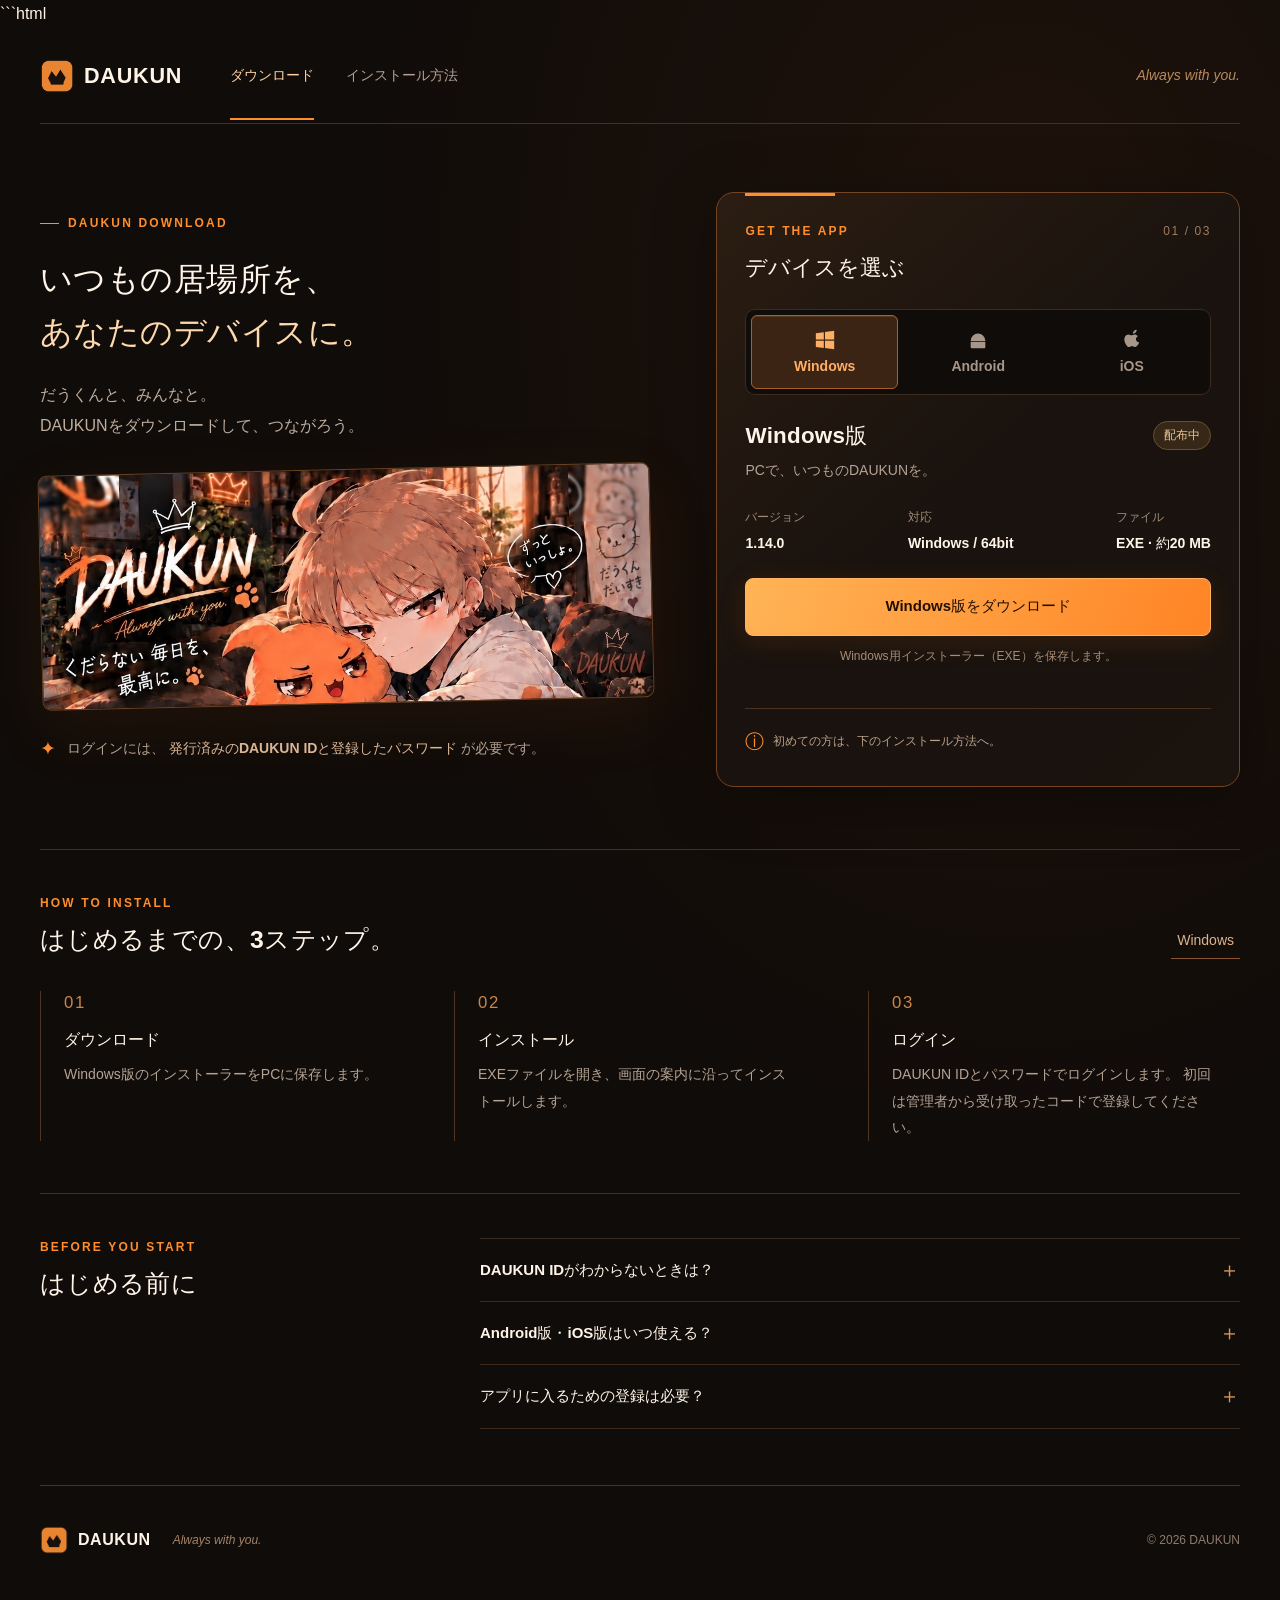
<file: index.html>
```html
<!doctype html>
<html lang="ja">
<head>
  <meta charset="utf-8">
  <meta name="viewport" content="width=device-width, initial-scale=1">
  <meta name="theme-color" content="#100c09">
  <meta name="description" content="DAUKUN公式ダウンロード。Windows、Android、iPhone版の配布とインストール方法。">

  <title>ダウンロード | DAUKUN</title>

  <link rel="icon" href="./app-icon.png" type="image/png">
  <link rel="stylesheet" href="./styles.css">
  <script src="./app.js" defer></script>
</head>

<body>

  <a class="skip-link" href="#downloads">
    ダウンロードへ移動
  </a>

  <!-- HEADER -->
  <header class="site-header">

    <a class="brand" href="#top" aria-label="DAUKUN ホーム">
      <img src="./app-icon.png" width="34" height="34" alt="">
      <span>DAUKUN</span>
    </a>

    <nav aria-label="メインナビゲーション">
      <a class="current" href="#downloads">ダウンロード</a>
      <a href="#install">インストール方法</a>
    </nav>

    <span class="brand-tagline" lang="en">
      Always with you.
    </span>

  </header>

  <main id="top">

    <!-- DOWNLOAD HERO -->
    <section class="download-hero" aria-labelledby="page-title">

      <div class="intro">

        <p class="eyebrow">
          <span></span>
          DAUKUN DOWNLOAD
        </p>

        <h1 id="page-title">
          いつもの居場所を、<br>
          <span>あなたのデバイスに。</span>
        </h1>

        <p class="intro-text">
          だうくんと、みんなと。<br>
          DAUKUNをダウンロードして、つながろう。
        </p>

        <figure class="brand-art">
          <img
            src="./daukun-hero.jpg"
            width="1024"
            height="390"
            alt="DAUKUN — Always with you."
            fetchpriority="high"
          >
        </figure>

        <div class="entry-note">
          <span class="mini-icon" aria-hidden="true">✦</span>
          <p>
            ログインには、
            <strong>発行済みのDAUKUN IDと登録したパスワード</strong>
            が必要です。
          </p>
        </div>

      </div>

      <!-- DOWNLOAD PANEL -->
      <div class="download-panel" id="downloads">

        <div class="panel-heading">
          <span class="eyebrow">GET THE APP</span>
          <span class="panel-number" aria-hidden="true">01 / 03</span>
        </div>

        <h2>デバイスを選ぶ</h2>

        <!-- PLATFORM TABS -->
        <div
          class="platform-tabs"
          role="tablist"
          aria-label="ダウンロードするOS"
        >

          <!-- WINDOWS TAB -->
          <button
            id="tab-windows"
            class="platform-tab"
            type="button"
            role="tab"
            aria-selected="true"
            aria-controls="panel-windows"
            tabindex="0"
            data-platform="windows"
          >
            <svg viewBox="0 0 24 24" aria-hidden="true">
              <path d="M2 4.7 10.7 3.5v8H2zm10-1.4L22 2v9.5H12zm-10 9.4h8.7v8L2 19.5zm10 0h10V22l-10-1.3z"/>
            </svg>
            <span>Windows</span>
          </button>

          <!-- ANDROID TAB -->
          <button
            id="tab-android"
            class="platform-tab"
            type="button"
            role="tab"
            aria-selected="false"
            aria-controls="panel-android"
            tabindex="-1"
            data-platform="android"
          >
            <svg viewBox="0 0 24 24" aria-hidden="true">
              <path d="M4 14h16v6a1 1 0 0 1-1 1H5a1 1 0 0 1-1-1v-6ZM6 3l2 3m10-3-2 3M4 13a8 8 0 0 1 16 0Z"/>
            </svg>
            <span>Android</span>
          </button>

          <!-- IOS TAB -->
          <button
            id="tab-ios"
            class="platform-tab"
            type="button"
            role="tab"
            aria-selected="false"
            aria-controls="panel-ios"
            tabindex="-1"
            data-platform="ios"
          >
            <svg viewBox="0 0 24 24" aria-hidden="true">
              <path d="M16.7 2c.2 1.4-.4 2.6-1.2 3.4-.8.9-2.1 1.5-3.3 1.4-.2-1.4.5-2.6 1.3-3.4.9-.9 2.3-1.5 3.2-1.4Zm3.1 15.5c-.5 1.2-.8 1.7-1.5 2.8-.9 1.2-2.1 2.7-3.6 2.7-1.4 0-1.8-.9-3.6-.9s-2.3.9-3.6.9c-1.5 0-2.6-1.4-3.4-2.6C1.7 17 1.1 12.7 2.6 10.4c1-1.7 2.6-2.6 4.2-2.6 1.5 0 2.4 1 3.7 1 1.2 0 2-1 3.8-1 1.4 0 2.9.8 3.9 2.1-3.5 1.9-3 6.7 1.6 7.6Z" transform="translate(2 -1) scale(.9)"/>
            </svg>
            <span>iOS</span>
          </button>

        </div>

        <!-- WINDOWS -->
        <div
          id="panel-windows"
          class="platform-panel"
          role="tabpanel"
          aria-labelledby="tab-windows"
          tabindex="0"
        >

          <div class="release-heading">
            <h3>Windows版</h3>
            <span class="status available">配布中</span>
          </div>

          <p class="release-description">
            PCで、いつものDAUKUNを。
          </p>

          <dl class="release-meta">

            <div>
              <dt>バージョン</dt>
              <dd>1.14.0</dd>
            </div>

            <div>
              <dt>対応</dt>
              <dd>Windows / 64bit</dd>
            </div>

            <div>
              <dt>ファイル</dt>
              <dd>EXE · 約20 MB</dd>
            </div>

          </dl>

          <a
            class="download-button"
            href="https://github.com/kyonchi34/daukun-download/releases/download/windows-v1.14.0/DAUKUN_1.14.0_x64-setup.exe"
            download="DAUKUN_1.14.0_x64-setup.exe"
          >
            Windows版をダウンロード
          </a>

          <p class="download-note">
            Windows用インストーラー（EXE）を保存します。
          </p>

        </div>

        <!-- ANDROID -->
        <div
          id="panel-android"
          class="platform-panel"
          role="tabpanel"
          aria-labelledby="tab-android"
          tabindex="0"
          hidden
        >

          <div class="release-heading">
            <h3>Android版</h3>
            <span class="status available">配布中</span>
          </div>

          <p class="release-description">
            スマホでも、だうくんをそばに。
          </p>

          <dl class="release-meta">

            <div>
              <dt>バージョン</dt>
              <dd>1.14.0</dd>
            </div>

            <div>
              <dt>対応</dt>
              <dd>Android</dd>
            </div>

            <div>
              <dt>ファイル</dt>
              <dd>APK · 約115 MB</dd>
            </div>

          </dl>

          <a
            class="download-button"
            href="https://github.com/kyonchi34/daukun-download/releases/download/android-v1.14.0/DAUKUN_1.14.0_android.apk"
            download="DAUKUN_1.14.0_android.apk"
          >
            Android版をダウンロード
          </a>

          <p class="download-note">
            Android用APK（約115 MB）をダウンロードします。<br>
            Wi-Fi環境でのダウンロードがおすすめです。<br>
            既存のDAUKUNを利用中の場合は、アンインストールせずに更新してください。
          </p>

        </div>

        <!-- IOS -->
        <div
          id="panel-ios"
          class="platform-panel"
          role="tabpanel"
          aria-labelledby="tab-ios"
          tabindex="0"
          hidden
        >

          <div class="release-heading">
            <h3>iOS版</h3>
            <span class="status available">App Store配信中</span>
          </div>

          <p class="release-description">
            iPhoneにも、いつもの居場所を。
          </p>

          <dl class="release-meta">

            <div>
              <dt>公開バージョン</dt>
              <dd>1.14.3</dd>
            </div>

            <div>
              <dt>対応</dt>
              <dd>iPhone</dd>
            </div>

            <div>
              <dt>配布元</dt>
              <dd>Apple App Store</dd>
            </div>

          </dl>

          <a
            class="download-button"
            href="https://apps.apple.com/jp/app/id6821412387"
            target="_blank"
            rel="noopener noreferrer"
          >
            iPhone版をApp Storeで入手
          </a>

          <p class="download-note">
            Apple公式App Storeへ移動します。<br>
            利用には有効なDAUKUN IDが必要です。
          </p>

        </div>

        <div class="panel-footer">
          <span class="mini-icon" aria-hidden="true">ⓘ</span>
          <span>初めての方は、下のインストール方法へ。</span>
        </div>

      </div>

    </section>

    <!-- INSTALL GUIDE -->
    <section
      class="install-section"
      id="install"
      aria-labelledby="install-title"
    >

      <div class="section-heading">
        <div>
          <p class="eyebrow">HOW TO INSTALL</p>
          <h2 id="install-title">はじめるまでの、3ステップ。</h2>
        </div>

        <span id="guide-label" class="guide-label">Windows</span>
      </div>

      <!-- WINDOWS GUIDE -->
      <div
        id="guide-windows"
        class="install-guide"
        data-guide="windows"
      >

        <ol class="steps">

          <li>
            <span class="step-no">01</span>
            <h3>ダウンロード</h3>
            <p>Windows版のインストーラーをPCに保存します。</p>
          </li>

          <li>
            <span class="step-no">02</span>
            <h3>インストール</h3>
            <p>EXEファイルを開き、画面の案内に沿ってインストールします。</p>
          </li>

          <li>
            <span class="step-no">03</span>
            <h3>ログイン</h3>
            <p>
              DAUKUN IDとパスワードでログインします。
              初回は管理者から受け取ったコードで登録してください。
            </p>
          </li>

        </ol>

      </div>

      <!-- ANDROID GUIDE -->
      <div
        id="guide-android"
        class="install-guide"
        data-guide="android"
        hidden
      >

        <ol class="steps">

          <li>
            <span class="step-no">01</span>
            <h3>APKをダウンロード</h3>
            <p>Android端末にAPKを保存します。</p>
          </li>

          <li>
            <span class="step-no">02</span>
            <h3>インストール</h3>
            <p>
              ダウンロードしたAPKを開きます。
              必要に応じて、この提供元からのインストールを許可してください。
            </p>
          </li>

          <li>
            <span class="step-no">03</span>
            <h3>ログイン</h3>
            <p>
              DAUKUN IDとパスワードでログインします。
              更新時は既存アプリを残して「更新」を選んでください。
            </p>
          </li>

        </ol>

      </div>

      <!-- IOS GUIDE -->
      <div
        id="guide-ios"
        class="install-guide"
        data-guide="ios"
        hidden
      >

        <ol class="steps">

          <li>
            <span class="step-no">01</span>
            <h3>App Storeを開く</h3>
            <p>iOSタブの「iPhone版をApp Storeで入手」を押します。</p>
          </li>

          <li>
            <span class="step-no">02</span>
            <h3>インストール</h3>
            <p>App Storeで「入手」を押してインストールします。</p>
          </li>

          <li>
            <span class="step-no">03</span>
            <h3>ログイン</h3>
            <p>発行済みのDAUKUN IDとパスワードでログインします。</p>
          </li>

        </ol>

      </div>

    </section>

    <!-- HELP -->
    <section class="help-section" aria-labelledby="help-title">

      <div>
        <p class="eyebrow">BEFORE YOU START</p>
        <h2 id="help-title">はじめる前に</h2>
      </div>

      <div class="help-items">

        <details>
          <summary>
            DAUKUN IDがわからないときは？
            <span aria-hidden="true">＋</span>
          </summary>
          <p>
            ログイン済みのアプリのMY PAGEを確認するか、
            IDを発行した管理者にお問い合わせください。
          </p>
        </details>

        <details>
          <summary>
            Android版・iOS版はいつ使える？
            <span aria-hidden="true">＋</span>
          </summary>
          <p>
            Android版1.14.0は配布中です。
            iOS版1.14.3は日本のApp Storeで正式配信中です。
            上の各タブから入手できます。
          </p>
        </details>

        <details>
          <summary>
            アプリに入るための登録は必要？
            <span aria-hidden="true">＋</span>
          </summary>
          <p>
            発行済みのDAUKUN IDとパスワードが必要です。
            初回登録には管理者から受け取ったコードを使用してください。
          </p>
        </details>

      </div>

    </section>

  </main>

  <!-- FOOTER -->
  <footer class="site-footer">

    <a class="brand" href="#top">
      <img src="./app-icon.png" width="28" height="28" alt="">
      <span>DAUKUN</span>
    </a>

    <span lang="en">Always with you.</span>

    <small>© 2026 DAUKUN</small>

  </footer>

  <noscript>
    <p class="noscript-note">
      Windows・Androidのダウンロードリンクは上にあります。
      <a href="https://apps.apple.com/jp/app/id6821412387">
        iPhone版はApp Storeから入手できます。
      </a>
    </p>
  </noscript>

</body>
</html>
```
</file>
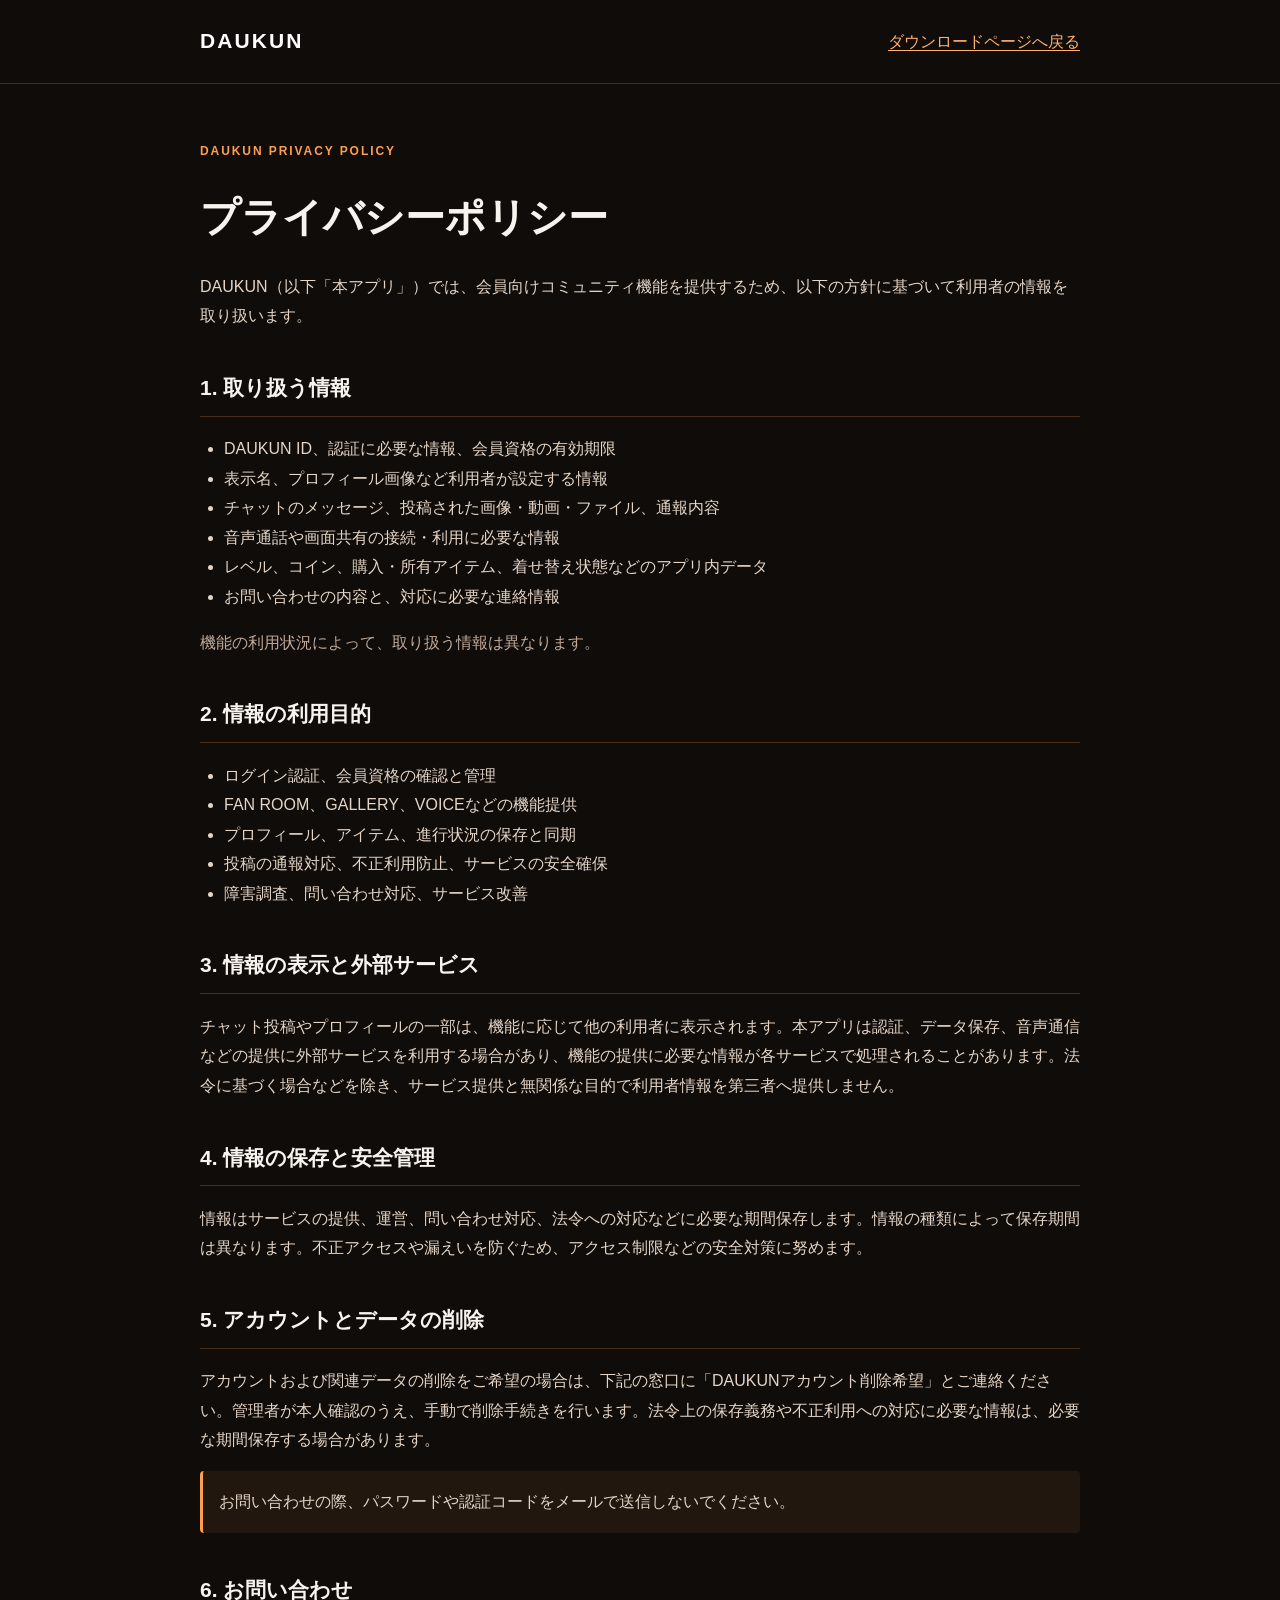
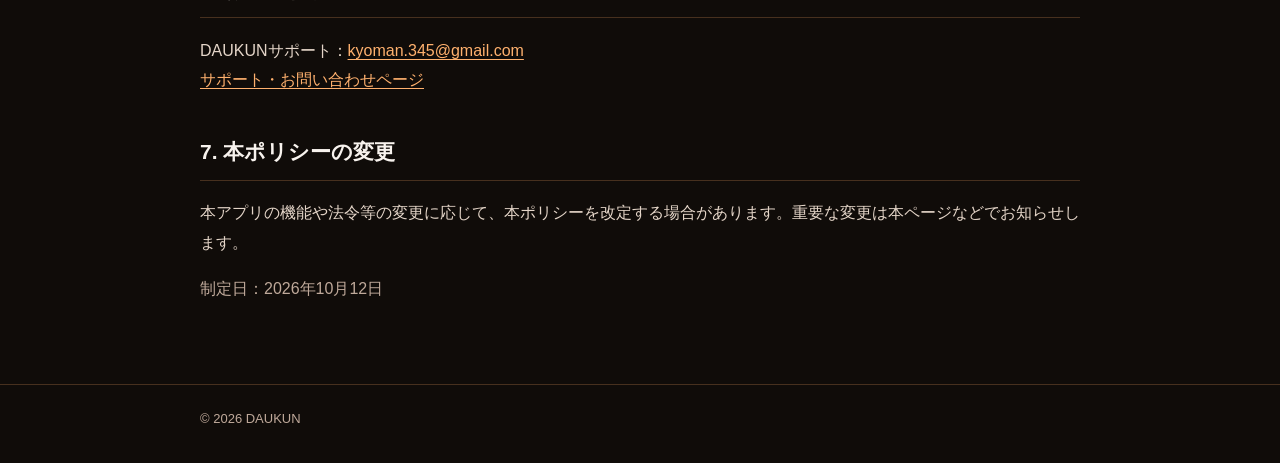
<file: privacy.html>
<!doctype html>
<html lang="ja">
<head>
<meta charset="utf-8">
<meta name="viewport" content="width=device-width,initial-scale=1">
<meta name="theme-color" content="#100c09">
<meta name="description" content="DAUKUNのプライバシーポリシー。会員情報、投稿、データ削除、お問い合わせについて説明します。">
<title>プライバシーポリシー | DAUKUN</title>
<style>
:root{color-scheme:dark;font-family:-apple-system,BlinkMacSystemFont,"Hiragino Kaku Gothic ProN","Yu Gothic",sans-serif;background:#100c09;color:#f8f3ee}
*{box-sizing:border-box}body{margin:0;line-height:1.85}a{color:#ffb16e;text-underline-offset:.2em}a:focus-visible{outline:3px solid #ffd4a6;outline-offset:4px}
.wrap{width:min(880px,calc(100% - 40px));margin:auto}header{border-bottom:1px solid #47301e;padding:22px 0}.head{display:flex;justify-content:space-between;align-items:center;gap:16px;flex-wrap:wrap}.brand{font-weight:800;font-size:21px;letter-spacing:.1em;text-decoration:none;color:#fff}
main{padding:44px 0 65px}h1{font-size:clamp(28px,5vw,40px);line-height:1.4}h2{font-size:21px;margin-top:38px;border-bottom:1px solid #47301e;padding-bottom:8px}p,li{color:#e4d5c8}ul{padding-left:1.5em}.eyebrow{color:#ff9e50;font-size:12px;font-weight:800;letter-spacing:.16em}.notice{padding:16px;background:#21170f;border-left:3px solid #ff9e50;border-radius:4px}.muted{color:#bfa99a}footer{border-top:1px solid #47301e;padding:22px 0 32px;color:#bfa99a;font-size:13px}
</style>
</head>
<body>
<header><div class="wrap head"><a class="brand" href="./">DAUKUN</a><a href="./">ダウンロードページへ戻る</a></div></header>
<main class="wrap">
<p class="eyebrow">DAUKUN PRIVACY POLICY</p>
<h1>プライバシーポリシー</h1>
<p>DAUKUN（以下「本アプリ」）では、会員向けコミュニティ機能を提供するため、以下の方針に基づいて利用者の情報を取り扱います。</p>
<h2>1. 取り扱う情報</h2>
<ul>
<li>DAUKUN ID、認証に必要な情報、会員資格の有効期限</li>
<li>表示名、プロフィール画像など利用者が設定する情報</li>
<li>チャットのメッセージ、投稿された画像・動画・ファイル、通報内容</li>
<li>音声通話や画面共有の接続・利用に必要な情報</li>
<li>レベル、コイン、購入・所有アイテム、着せ替え状態などのアプリ内データ</li>
<li>お問い合わせの内容と、対応に必要な連絡情報</li>
</ul>
<p class="muted">機能の利用状況によって、取り扱う情報は異なります。</p>
<h2>2. 情報の利用目的</h2>
<ul>
<li>ログイン認証、会員資格の確認と管理</li>
<li>FAN ROOM、GALLERY、VOICEなどの機能提供</li>
<li>プロフィール、アイテム、進行状況の保存と同期</li>
<li>投稿の通報対応、不正利用防止、サービスの安全確保</li>
<li>障害調査、問い合わせ対応、サービス改善</li>
</ul>
<h2>3. 情報の表示と外部サービス</h2>
<p>チャット投稿やプロフィールの一部は、機能に応じて他の利用者に表示されます。本アプリは認証、データ保存、音声通信などの提供に外部サービスを利用する場合があり、機能の提供に必要な情報が各サービスで処理されることがあります。法令に基づく場合などを除き、サービス提供と無関係な目的で利用者情報を第三者へ提供しません。</p>
<h2>4. 情報の保存と安全管理</h2>
<p>情報はサービスの提供、運営、問い合わせ対応、法令への対応などに必要な期間保存します。情報の種類によって保存期間は異なります。不正アクセスや漏えいを防ぐため、アクセス制限などの安全対策に努めます。</p>
<h2>5. アカウントとデータの削除</h2>
<p>アカウントおよび関連データの削除をご希望の場合は、下記の窓口に「DAUKUNアカウント削除希望」とご連絡ください。管理者が本人確認のうえ、手動で削除手続きを行います。法令上の保存義務や不正利用への対応に必要な情報は、必要な期間保存する場合があります。</p>
<p class="notice">お問い合わせの際、パスワードや認証コードをメールで送信しないでください。</p>
<h2>6. お問い合わせ</h2>
<p>DAUKUNサポート：<a href="mailto:kyoman.345@gmail.com">kyoman.345@gmail.com</a><br><a href="./support.html">サポート・お問い合わせページ</a></p>
<h2>7. 本ポリシーの変更</h2>
<p>本アプリの機能や法令等の変更に応じて、本ポリシーを改定する場合があります。重要な変更は本ページなどでお知らせします。</p>
<p class="muted">制定日：2026年10月12日</p>
</main>
<footer><div class="wrap">© 2026 DAUKUN</div></footer>
</body>
</html>
</file>
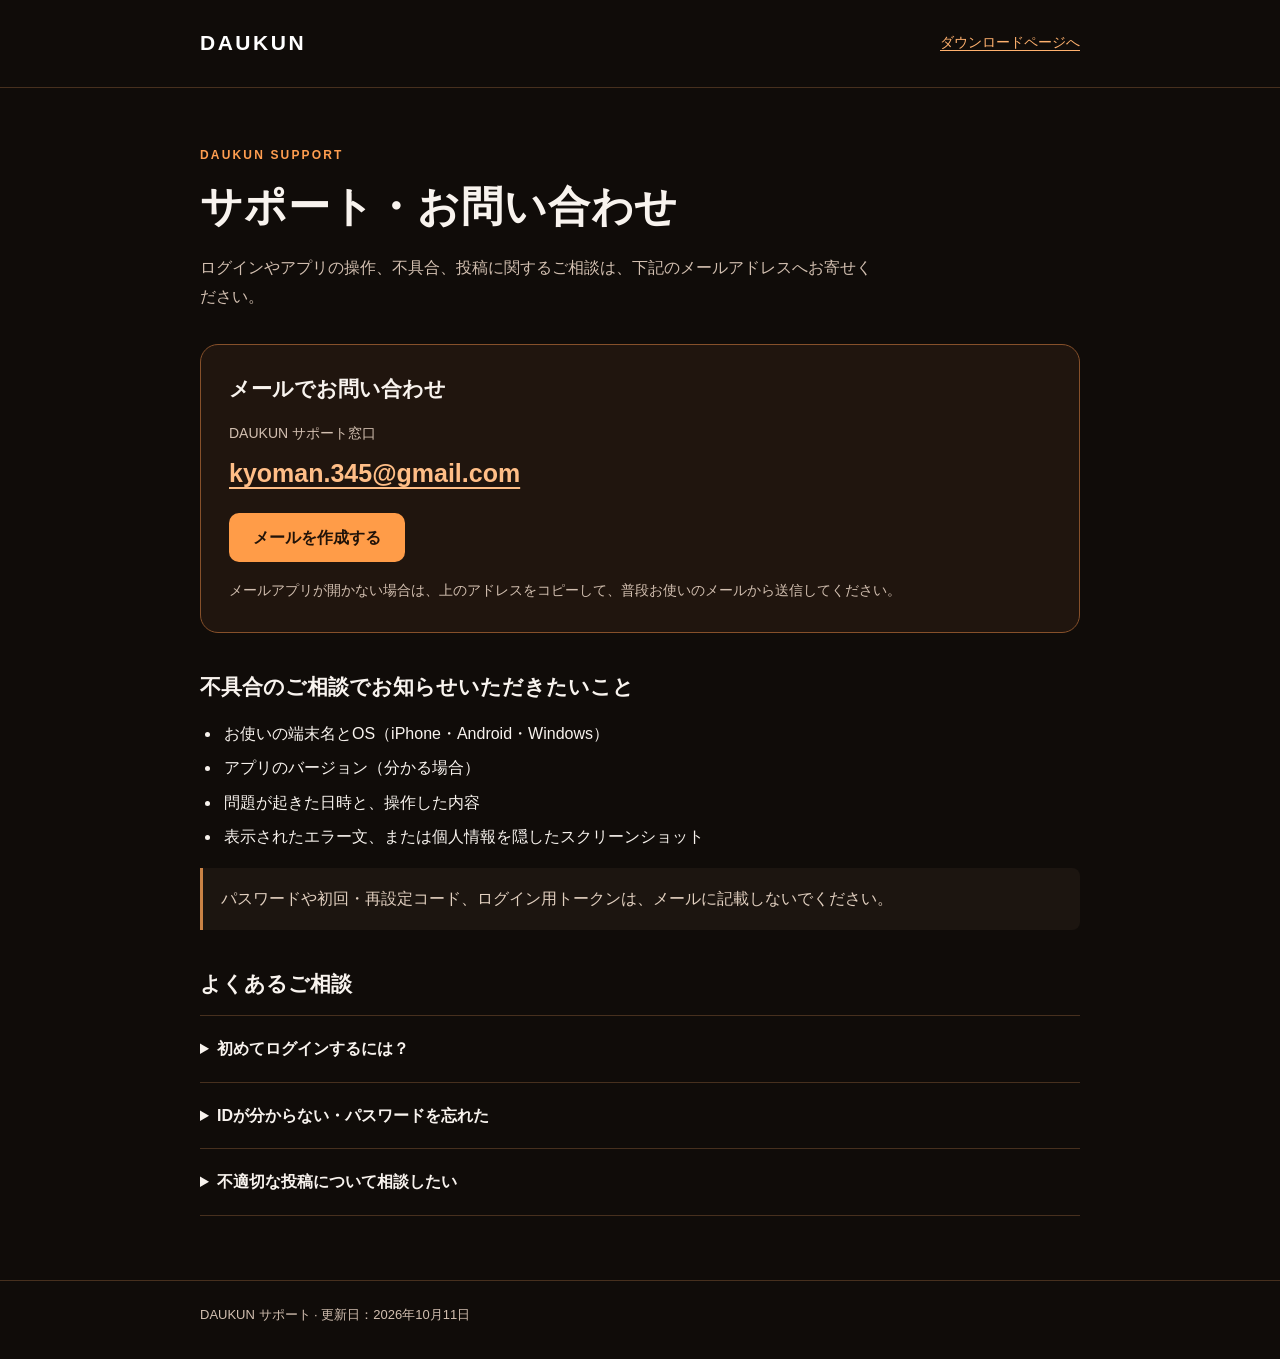
<file: support.html>
<!doctype html>
<html lang="ja">
<head>
  <meta charset="utf-8">
  <meta name="viewport" content="width=device-width, initial-scale=1">
  <meta name="theme-color" content="#100c09">
  <meta name="description" content="DAUKUNのサポート窓口。ログイン、初回登録、不具合、投稿に関するお問い合わせをご案内します。">
  <title>サポート・お問い合わせ | DAUKUN</title>
  <style>
    :root { color-scheme: dark; font-family: -apple-system, BlinkMacSystemFont, "Segoe UI", "Hiragino Kaku Gothic ProN", "Yu Gothic", sans-serif; background: #100c09; color: #f8f3ee; }
    * { box-sizing: border-box; }
    body { margin: 0; line-height: 1.85; }
    a { color: #ffb16e; text-underline-offset: .2em; }
    a:focus-visible, summary:focus-visible { outline: 3px solid #ffd4a6; outline-offset: 5px; }
    .wrap { width: min(880px, calc(100% - 40px)); margin: 0 auto; }
    header { padding: 24px 0; border-bottom: 1px solid #47301e; }
    .header-inner { display: flex; align-items: center; justify-content: space-between; gap: 20px; flex-wrap: wrap; }
    .brand { color: #fff; font-weight: 800; font-size: 21px; letter-spacing: .12em; text-decoration: none; }
    .back { font-size: 14px; }
    main { padding: 56px 0 64px; }
    .eyebrow { color: #ff9e50; font-size: 12px; font-weight: 700; letter-spacing: .18em; margin: 0 0 12px; }
    h1 { font-size: clamp(28px, 5vw, 42px); line-height: 1.4; margin: 0 0 16px; letter-spacing: .02em; }
    h2 { font-size: 21px; line-height: 1.5; margin: 0 0 16px; }
    p { margin: 0 0 16px; }
    .lead { color: #d2bfb0; max-width: 42em; }
    .contact { background: #20150e; border: 1px solid #86502a; border-radius: 18px; padding: 28px; margin: 32px 0; }
    .contact-label { margin-bottom: 4px; color: #d2bfb0; font-size: 14px; }
    .email { display: inline-block; color: #ffbe87; font-size: clamp(18px, 4.4vw, 25px); font-weight: 700; overflow-wrap: anywhere; }
    .button { display: inline-flex; justify-content: center; align-items: center; min-height: 48px; margin: 16px 0; padding: 10px 24px; border-radius: 10px; background: #ff9c48; color: #211309; text-decoration: none; font-weight: 800; }
    .note { color: #d2bfb0; font-size: 14px; margin: 0; }
    .section { margin-top: 38px; }
    ul { padding-left: 1.3em; }
    li { padding-left: .2em; margin: 5px 0; }
    .notice { padding: 16px 18px; background: #1c1510; border-left: 3px solid #c98245; color: #e2d0c0; border-radius: 0 8px 8px 0; }
    details { border-top: 1px solid #47301e; padding: 18px 0; }
    details:last-child { border-bottom: 1px solid #47301e; }
    summary { cursor: pointer; font-weight: 700; padding-right: 12px; }
    details p { margin: 14px 0 0; color: #d2bfb0; }
    footer { border-top: 1px solid #47301e; padding: 22px 0 32px; color: #d2bfb0; font-size: 13px; }
    @media (max-width: 480px) { main { padding-top: 36px; } .contact { padding: 22px 18px; } .button { width: 100%; } }
  </style>
</head>
<body>
  <header>
    <div class="wrap header-inner">
      <a class="brand" href="./">DAUKUN</a>
      <a class="back" href="./">ダウンロードページへ</a>
    </div>
  </header>
  <main class="wrap">
    <p class="eyebrow" lang="en">DAUKUN SUPPORT</p>
    <h1>サポート・お問い合わせ</h1>
    <p class="lead">ログインやアプリの操作、不具合、投稿に関するご相談は、下記のメールアドレスへお寄せください。</p>
    <section class="contact" aria-labelledby="contact-title">
      <h2 id="contact-title">メールでお問い合わせ</h2>
      <p class="contact-label">DAUKUN サポート窓口</p>
      <a class="email" href="mailto:kyoman.345@gmail.com">kyoman.345@gmail.com</a><br>
      <a class="button" href="mailto:kyoman.345@gmail.com?subject=DAUKUN%20お問い合わせ">メールを作成する</a>
      <p class="note">メールアプリが開かない場合は、上のアドレスをコピーして、普段お使いのメールから送信してください。</p>
    </section>
    <section class="section" aria-labelledby="details-title">
      <h2 id="details-title">不具合のご相談でお知らせいただきたいこと</h2>
      <ul>
        <li>お使いの端末名とOS（iPhone・Android・Windows）</li>
        <li>アプリのバージョン（分かる場合）</li>
        <li>問題が起きた日時と、操作した内容</li>
        <li>表示されたエラー文、または個人情報を隠したスクリーンショット</li>
      </ul>
      <p class="notice">パスワードや初回・再設定コード、ログイン用トークンは、メールに記載しないでください。</p>
    </section>
    <section class="section" aria-labelledby="faq-title">
      <h2 id="faq-title">よくあるご相談</h2>
      <details>
        <summary>初めてログインするには？</summary>
        <p>ご利用には、運営者から発行された有効なDAUKUN IDが必要です。ログイン画面の「初回登録・パスワード再設定」から、管理者から受け取ったコードでパスワードを設定してください。</p>
      </details>
      <details>
        <summary>IDが分からない・パスワードを忘れた</summary>
        <p>IDを発行した管理者、または上記のサポート窓口へご相談ください。再設定コードを受け取った場合は、ログイン画面の「初回登録・パスワード再設定」から手続きを進められます。</p>
      </details>
      <details>
        <summary>不適切な投稿について相談したい</summary>
        <p>FAN ROOMの投稿にある「通報」から管理者へ知らせることができます。アプリから操作できない場合は、投稿されたルーム名や日時、問題の内容をサポート窓口へお知らせください。</p>
      </details>
    </section>
  </main>
  <footer><div class="wrap">DAUKUN サポート · 更新日：2026年10月11日</div></footer>
</body>
</html>
</file>
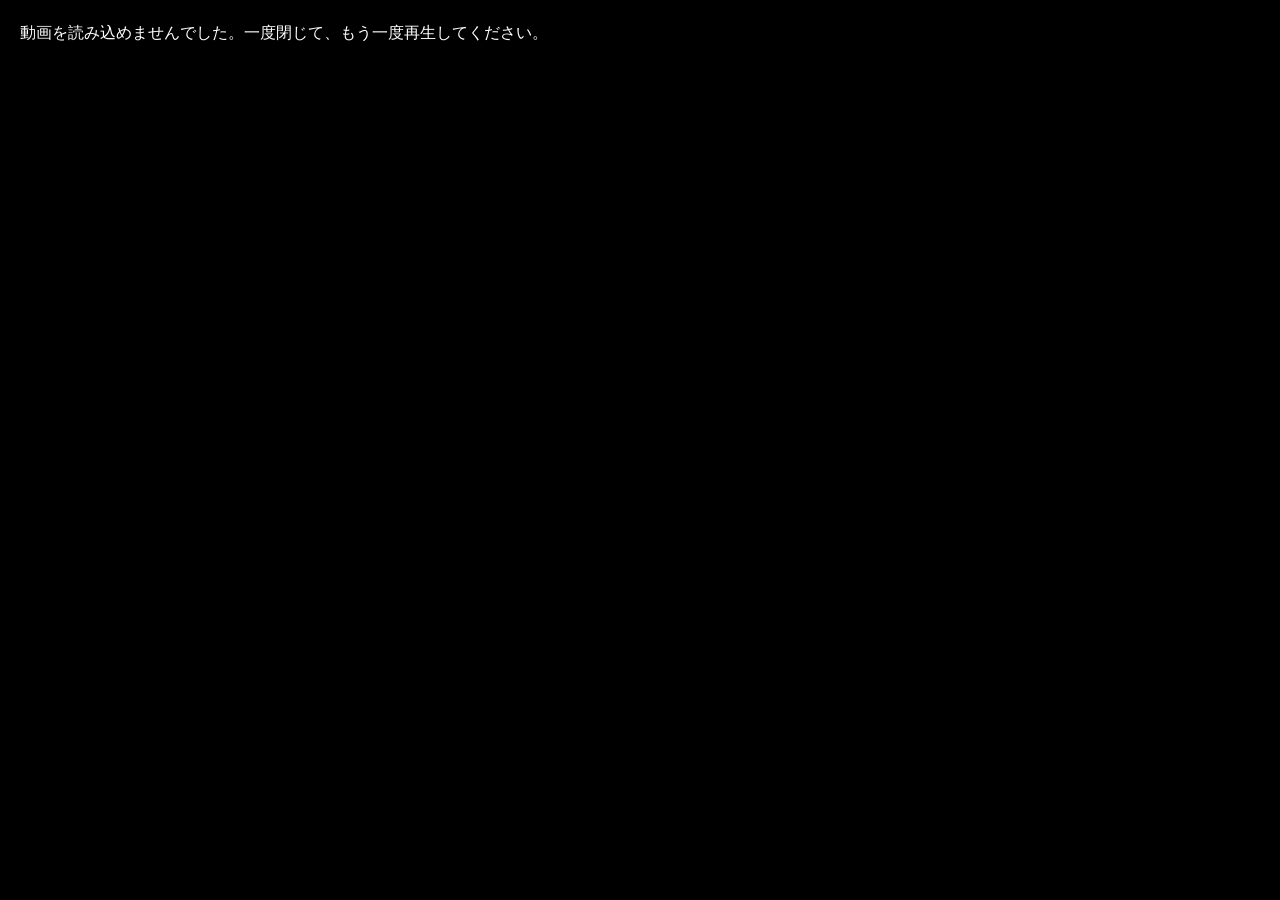
<file: player/youtube-v1.html>
<!doctype html>
<html lang="ja">
<head>
  <meta charset="utf-8">
  <meta name="viewport" content="width=device-width, initial-scale=1">
  <meta name="referrer" content="strict-origin-when-cross-origin">
  <meta name="robots" content="noindex, nofollow">
  <meta http-equiv="Content-Security-Policy" content="default-src 'none'; script-src 'sha256-H3/w3KubzdYmz90GBa64i7yhVzdY1lk1X9l3CI0Vsk4='; style-src 'unsafe-inline'; frame-src https://www.youtube-nocookie.com; base-uri 'none'; form-action 'none'; object-src 'none'">
  <title>DAUKUN アーカイブ再生</title>
  <style>
    html, body { margin: 0; width: 100%; height: 100%; background: #000; color: #fff; }
    body { font-family: "Hiragino Sans", "Yu Gothic UI", sans-serif; }
    iframe { display: block; width: 100%; height: 100%; border: 0; }
    p { margin: 0; padding: 20px; line-height: 1.6; }
  </style>
</head>
<body>
  <noscript><p>動画を再生するにはJavaScriptを有効にしてください。</p></noscript>
  <script>
  (() => {
    'use strict';
    // The fragment contains only a YouTube video ID. No account information is accepted.
    const id = new URLSearchParams(location.hash.slice(1)).get('v') || '';
    if (!/^[A-Za-z0-9_-]{11}$/.test(id)) {
      const message = document.createElement('p');
      message.textContent = '動画を読み込めませんでした。一度閉じて、もう一度再生してください。';
      document.body.appendChild(message);
      return;
    }
    const player = document.createElement('iframe');
    player.title = 'YouTubeアーカイブ再生';
    player.allow = 'autoplay; encrypted-media; picture-in-picture; fullscreen';
    player.allowFullscreen = true;
    player.referrerPolicy = 'strict-origin-when-cross-origin';
    const url = new URL('https://www.youtube-nocookie.com/embed/' + id);
    url.search = new URLSearchParams({autoplay: '1', rel: '0', playsinline: '1', origin: location.origin}).toString();
    player.src = url.href;
    document.body.appendChild(player);
    const stop = () => { player.removeAttribute('src'); player.remove(); };
    window.addEventListener('pagehide', stop);
    document.addEventListener('visibilitychange', () => { if (document.hidden) stop(); });
  })();
  </script>
</body>
</html>
</file>
<file: styles.css>
:root{color-scheme:dark;--bg:#100c09;--surface:#19120d;--text:#fff4e8;--muted:#b5a394;--accent:#ff8d2c;--line:#433023;font-family:Inter,"Noto Sans JP","Hiragino Kaku Gothic ProN","Yu Gothic",Meiryo,sans-serif;font-synthesis:none}*{box-sizing:border-box}html{scroll-behavior:smooth;scroll-padding-top:30px}body{margin:0;background:radial-gradient(ellipse at 80% 17%,#51261138,transparent 47%),var(--bg);color:var(--text);font-size:1rem;line-height:1.75}a{color:inherit;text-decoration:none}button{font:inherit}button,a,summary{-webkit-tap-highlight-color:transparent}button:focus-visible,a:focus-visible,summary:focus-visible,[tabindex]:focus-visible{outline:2px solid #ffb35b;outline-offset:5px}button{cursor:pointer}button:disabled{cursor:not-allowed}img{max-width:100%;display:block}h1,h2,h3,p,figure{margin:0}h1,h2,h3{line-height:1.5}svg{display:block} [hidden]{display:none!important}.skip-link{position:fixed;left:12px;top:-100px;padding:10px 20px;background:var(--accent);color:#100c09;z-index:10}.skip-link:focus{top:12px}.site-header,main,.site-footer{width:min(1200px,calc(100% - 80px));margin-inline:auto}.site-header{height:96px;display:flex;align-items:center;gap:48px;border-bottom:1px solid var(--line)}.brand{display:inline-flex;align-items:center;gap:10px;flex-shrink:0;font-size:1.35rem;font-weight:850;letter-spacing:.035em}.brand img{border-radius:7px}.site-header nav{display:flex;gap:32px;font-size:.875rem;font-weight:650}.site-header nav a{padding-block:12px;color:var(--muted);position:relative}.site-header nav a:hover{color:#fff}.site-header nav .current{color:#ffd1a1}.site-header nav .current:after{content:"";position:absolute;bottom:-20px;height:2px;left:0;right:0;background:var(--accent)}.brand-tagline{margin-left:auto;font-size:.875rem;color:#ba8a5e;font-style:italic}.download-hero{display:grid;grid-template-columns:minmax(0,1.17fr) minmax(0,1fr);gap:64px;padding:68px 0 62px;align-items:center}.eyebrow{display:flex;align-items:center;gap:9px;font-size:.75rem;color:var(--accent);letter-spacing:.18em;font-weight:750;line-height:1.6}.eyebrow>span{width:19px;height:1px;background:var(--accent)}h1{font-size:clamp(1.7rem,2.5vw,2.25rem);font-weight:800;letter-spacing:.015em;line-height:1.65;margin-top:20px}h1>span{color:#ffd9ae}.intro-text{margin-top:20px;font-size:1rem;color:#c0ae9e;line-height:1.95}.brand-art{margin-top:28px;border:1px solid #684223;border-radius:9px;overflow:hidden;box-shadow:0 20px 65px #bd4b151a;transform:rotate(-1.3deg);transition:transform .3s}.brand-art img{width:100%;height:auto}.brand-art:hover{transform:rotate(0)}.entry-note{display:flex;align-items:center;gap:11px;margin-top:28px;font-size:.875rem;color:var(--muted)}.entry-note strong{font-weight:600;color:#dbb99a}.mini-icon{color:var(--accent);font-size:1.2rem}.download-panel{background:linear-gradient(140deg,#2b1d12 0%,#19120e 50%,#1a130e 100%);border:1px solid #754423;border-radius:18px;padding:28px;box-shadow:0 12px 65px #0004;position:relative;overflow:hidden;scroll-margin-top:20px}.download-panel:before{position:absolute;content:"";width:90px;height:3px;background:var(--accent);top:0;left:28px}.panel-heading{display:flex;justify-content:space-between;align-items:center}.panel-number{color:#9f7c5e;font-size:.75rem;font-variant-numeric:tabular-nums;letter-spacing:.13em}.download-panel h2{margin-top:9px;font-size:1.4rem;font-weight:750}.platform-tabs{display:grid;grid-template-columns:repeat(3,minmax(0,1fr));gap:7px;margin-top:24px;padding:5px;background:#0f0c09;border:1px solid #3c2b1f;border-radius:10px}.platform-tab{border:1px solid transparent;border-radius:6px;min-height:74px;background:transparent;color:#a7978a;display:flex;flex-direction:column;align-items:center;justify-content:center;gap:6px;padding:8px 2px;font-size:.875rem;line-height:1.3;font-weight:650}.platform-tab svg{width:22px;height:22px;fill:currentColor}.platform-tab[aria-selected=true]{background:#3c2414;color:#ffae66;border-color:#a85f2a;box-shadow:inset 0 1px #d98b402e}.platform-tab:hover{color:#ffc591}.platform-panel{padding-top:24px;min-height:295px}.release-heading{display:flex;align-items:center;justify-content:space-between;gap:8px}.release-heading h3{font-size:1.4rem;letter-spacing:.01em}.status{font-size:.75rem;line-height:1.4;font-weight:650;padding:5px 10px;border:1px solid #68502d;border-radius:20px;white-space:nowrap}.available{color:#eac895;background:#362717}.testing{color:#ffc179;background:#3b2917}.planned{color:#bfb3a8;background:#29231e;border-color:#4c4138}.release-description{font-size:.875rem;color:var(--muted);margin-top:6px}.release-meta{display:flex;justify-content:space-between;gap:12px;margin:24px 0}.release-meta>div{min-width:0}.release-meta dt{font-size:.75rem;color:#a18a75}.release-meta dd{margin:5px 0 0;font-size:.875rem;font-weight:650;line-height:1.5}.download-button{display:flex;align-items:center;justify-content:center;gap:10px;width:100%;min-height:58px;padding:14px 10px;text-align:center;color:#231000;background:linear-gradient(110deg,#ffb456,#ff8425);border:1px solid #ffb465;border-radius:8px;font-size:.9375rem;font-weight:800;line-height:1.5;box-shadow:0 6px 28px #f5821720;transition:filter .2s,transform .2s}.download-button svg{width:20px;height:20px;flex-shrink:0}.download-button:hover{filter:brightness(1.08);transform:translateY(-1px)}.download-note{font-size:.75rem;text-align:center;color:#a58d77;margin-top:10px}.unavailable{background:#32271f;border-color:#574332;color:#c3a88f;box-shadow:none}.unavailable:hover{filter:none;transform:none}.panel-footer{border-top:1px solid #493222;padding-top:16px;margin-top:18px;display:flex;gap:9px;align-items:center;font-size:.75rem;color:#bba28b}.pending-copy{margin:20px 0 22px}.pending-label{font-size:.75rem;font-weight:700;letter-spacing:.13em;color:#d19c67}.pending-copy p{font-size:.875rem;color:#ccb8a6;margin-top:6px;line-height:1.9}.install-section{padding:44px 0 52px;border-top:1px solid var(--line)}.section-heading{display:flex;justify-content:space-between;align-items:end;gap:20px}.section-heading h2,.help-section h2{font-size:1.55rem;margin-top:8px;letter-spacing:.015em}.guide-label{font-size:.875rem;color:#dbb48f;border-bottom:1px solid #885632;padding:0 6px 5px}.steps{padding:0;list-style:none;display:grid;grid-template-columns:repeat(3,minmax(0,1fr));gap:42px;margin:32px 0 0;counter-reset:step}.steps li{border-left:1px solid #4f3421;padding-left:23px}.step-no{color:#c9874a;font-size:1.05rem;font-weight:500;letter-spacing:.1em;line-height:1.4}.steps h3{font-size:1rem;margin-top:14px}.steps p{color:var(--muted);font-size:.875rem;margin-top:9px;max-width:320px;line-height:1.9}.guide-wait{display:flex;gap:28px;padding:32px 0 0;align-items:start}.guide-wait h3{font-size:1rem}.guide-wait p{font-size:.875rem;color:var(--muted);margin-top:8px}.help-section{display:grid;grid-template-columns:1fr 2fr;gap:60px;padding:44px 0 56px;border-top:1px solid var(--line)}.help-items details{border-bottom:1px solid #3d2b1e}.help-items details:first-child{border-top:1px solid #3d2b1e}.help-items summary{list-style:none;cursor:pointer;padding:18px 0;display:flex;align-items:center;justify-content:space-between;gap:20px;font-size:.9375rem;font-weight:600}.help-items summary::-webkit-details-marker{display:none}.help-items summary span{font-size:1.3rem;line-height:1;color:#d89554;font-weight:400;transition:transform .2s;flex-shrink:0}.help-items details[open] summary span{transform:rotate(45deg)}.help-items details p{font-size:.875rem;color:var(--muted);padding:0 30px 20px 0;line-height:1.9}.site-footer{border-top:1px solid #4d3120;display:flex;align-items:center;gap:22px;min-height:110px}.site-footer .brand{font-size:1rem}.site-footer>span{font-size:.75rem;font-style:italic;color:#a48265}.site-footer small{margin-left:auto;font-size:.75rem;color:#8f7c6d}.noscript-note{width:min(1200px,calc(100% - 48px));margin:0 auto 20px;color:var(--muted)}
@media(min-width:1440px){.download-hero{gap:80px}}@media(max-width:1000px){.site-header,main,.site-footer{width:calc(100% - 48px)}.download-hero{gap:30px;padding-top:42px;grid-template-columns:minmax(0,1fr) minmax(0,1fr)}h1{font-size:1.8rem}.download-panel{padding:22px}.brand-tagline{display:none}.release-meta{flex-wrap:wrap}.help-section{gap:30px}.steps{gap:24px}}@media(max-width:740px){.site-header,main,.site-footer{width:calc(100% - 36px)}.site-header{height:76px;gap:16px;justify-content:space-between}.brand{font-size:1.12rem;gap:7px}.brand img{width:28px;height:28px}.site-header nav{gap:16px;font-size:.8125rem}.site-header nav .current:after{bottom:-15px}.brand-tagline{display:none}.download-hero{display:flex;flex-direction:column;gap:28px;padding:34px 0 36px}.intro{width:100%}.intro .eyebrow{font-size:.6875rem}h1{font-size:clamp(1.45rem,5.2vw,2rem);margin-top:12px;line-height:1.6}.intro-text{font-size:.9375rem;margin-top:12px}.intro-text br{display:none}.brand-art{margin-top:20px;transform:none;border-radius:7px}.entry-note{font-size:.8125rem;align-items:start;margin-top:15px;gap:8px}.entry-note .mini-icon{line-height:1.5}.download-panel{width:100%;padding:22px;border-radius:13px}.download-panel h2{font-size:1.25rem}.platform-tabs{margin-top:18px}.platform-panel{min-height:0;padding-top:20px}.release-meta{margin:20px 0}.release-meta dd{font-size:.8125rem}.release-heading h3{font-size:1.3rem}.download-button{min-height:56px}.panel-footer{margin-top:20px}.install-section{padding:32px 0 36px}.section-heading{gap:10px;align-items:start}.section-heading h2,.help-section h2{font-size:1.2rem}.guide-label{font-size:.8125rem;margin-top:27px;flex-shrink:0}.steps{grid-template-columns:1fr;gap:25px;margin-top:26px}.steps li{padding-left:21px;position:relative}.steps h3{margin-top:4px}.steps p{max-width:none;font-size:.875rem;margin-top:5px}.step-no{font-size:.875rem}.help-section{grid-template-columns:1fr;gap:22px;padding:32px 0 38px}.help-items summary{font-size:.875rem;gap:12px;padding:17px 0}.site-footer{min-height:100px;gap:12px;flex-wrap:wrap;padding:22px 0}.site-footer small{width:100%;margin-left:35px;margin-top:-7px}.guide-wait{gap:16px}.guide-wait .step-no{font-size:.75rem}.guide-wait h3{font-size:.9375rem}}
@media(max-width:374px){.site-header nav{gap:10px;font-size:.75rem}.site-header .brand{font-size:1rem}.site-header .brand img{width:24px;height:24px}.download-panel{padding:18px}.release-meta{gap:9px}.download-button{font-size:.875rem}.section-heading h2{font-size:1.0625rem}}
@media(prefers-reduced-motion:reduce){html{scroll-behavior:auto}*,*:before,*:after{transition:none!important}}

@media(max-width:740px){.download-hero{display:grid;grid-template-columns:minmax(0,1fr);gap:14px}.intro{display:contents}.intro>.eyebrow{order:0}.intro>h1{order:1;margin-top:0}.intro>.intro-text{order:2;margin-top:0}.download-panel{order:3;margin-top:6px}.brand-art{order:4;margin-top:8px}.entry-note{order:5;margin-top:0}.site-header nav{font-size:.875rem}.site-header{flex-wrap:wrap;height:auto;min-height:76px;padding-block:16px}.site-header nav .current:after{bottom:-8px}}
</file>
